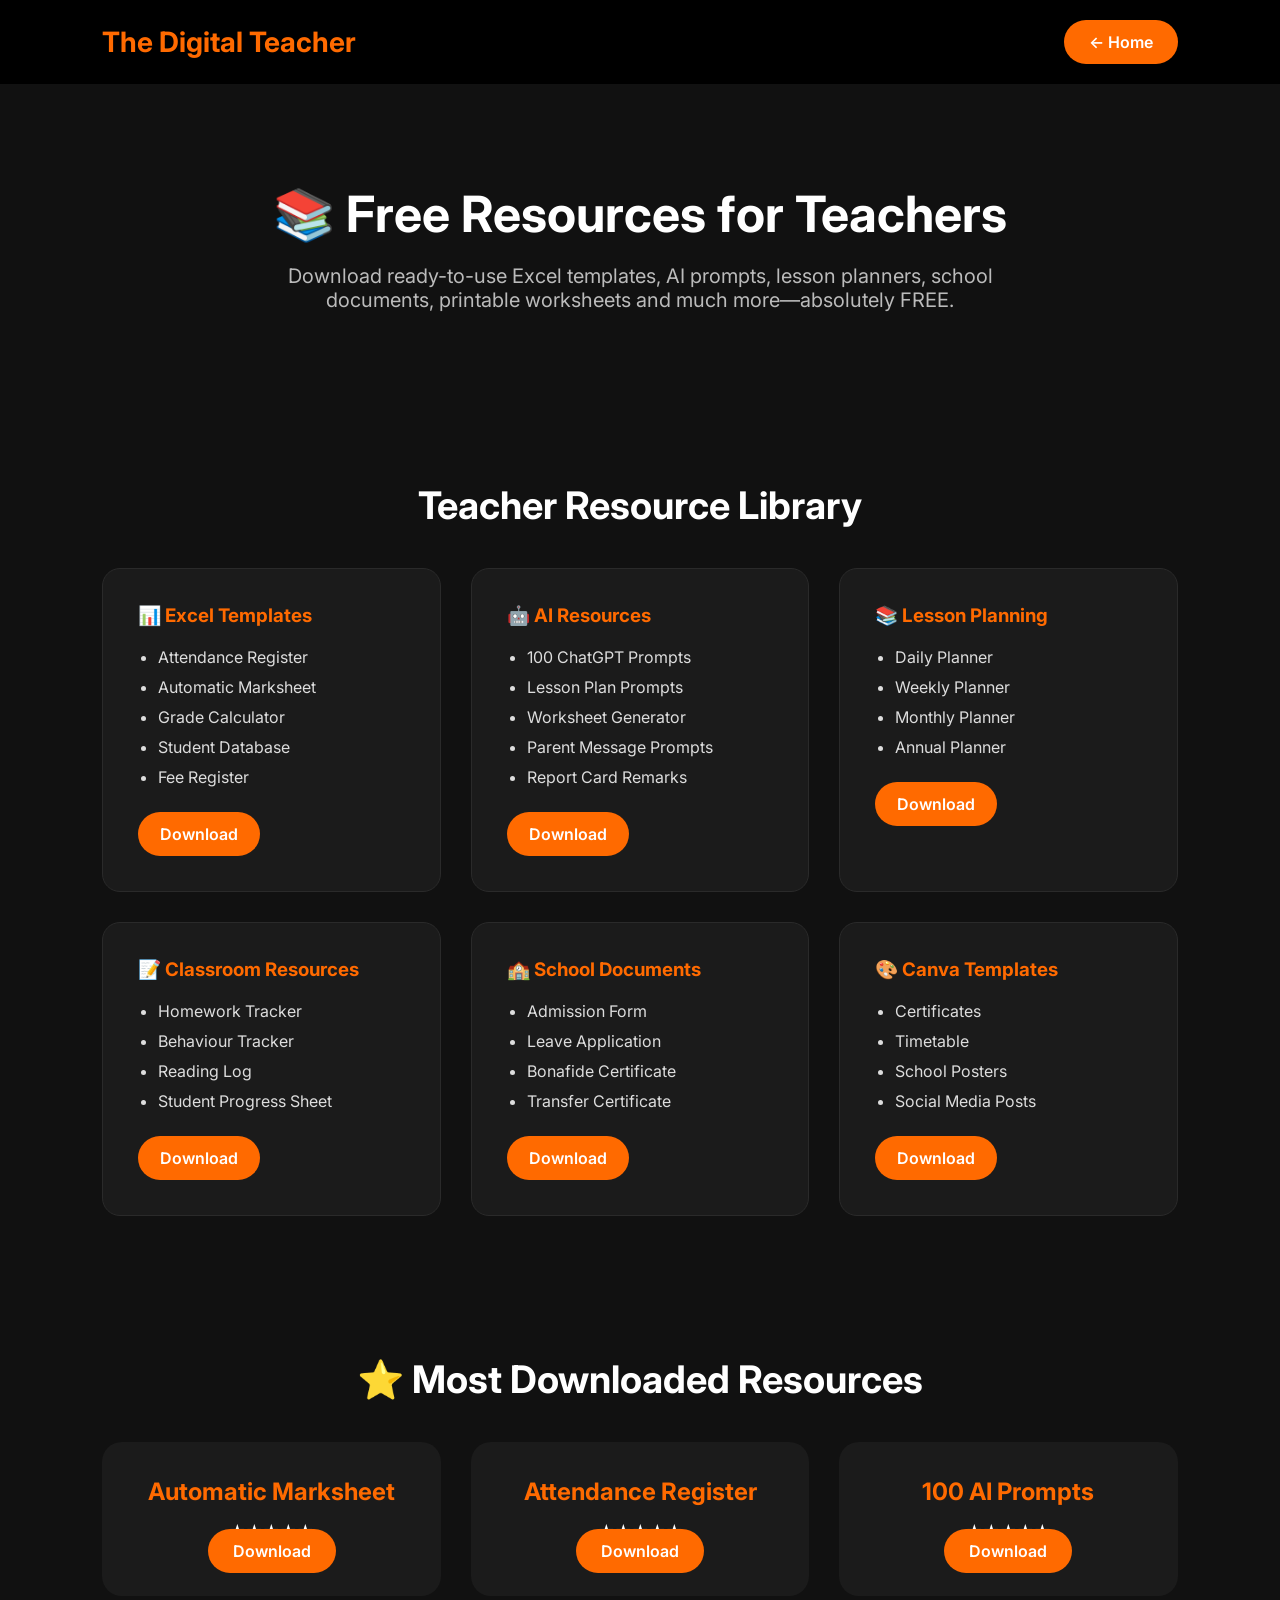
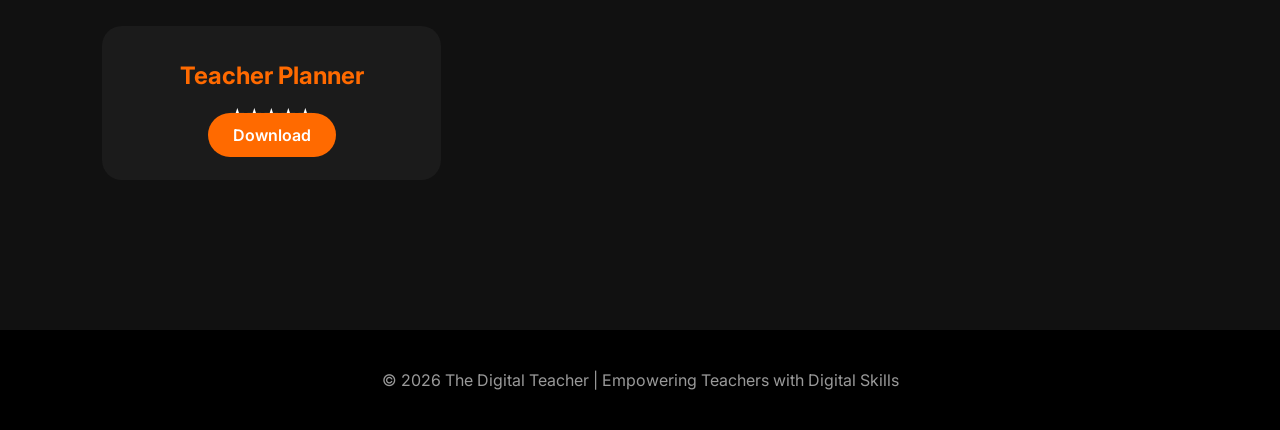
<file: Free Resource.html>
<!DOCTYPE html>
<html lang="en">

<head>

<meta charset="UTF-8">
<meta name="viewport" content="width=device-width, initial-scale=1.0">

<title>Free Resources for Teachers | The Digital Teacher</title>

<link href="https://fonts.googleapis.com/css2?family=Inter:wght@300;400;500;600;700;800&display=swap" rel="stylesheet">

<style>

*{
margin:0;
padding:0;
box-sizing:border-box;
font-family:'Inter',sans-serif;
}

body{
background:#111;
color:#fff;
}

header{

background:#000;
padding:20px 8%;
display:flex;
justify-content:space-between;
align-items:center;
position:sticky;
top:0;
z-index:1000;

}

.logo{

font-size:28px;
font-weight:700;
color:#FF6A00;

}

.back-btn{

padding:12px 25px;
background:#FF6A00;
color:#fff;
text-decoration:none;
border-radius:40px;
font-weight:600;

}

.hero{

padding:100px 8%;
text-align:center;

}

.hero h1{

font-size:50px;
margin-bottom:20px;

}

.hero p{

font-size:20px;
color:#bbb;
max-width:800px;
margin:auto;

}

.section{

padding:70px 8%;

}

.section-title{

font-size:38px;
margin-bottom:40px;
text-align:center;

}

.grid{

display:grid;
grid-template-columns:repeat(auto-fit,minmax(300px,1fr));
gap:30px;

}

.card{

background:#1b1b1b;
padding:35px;
border-radius:18px;
border:1px solid #2a2a2a;
transition:.3s;

}

.card:hover{

transform:translateY(-8px);
border-color:#FF6A00;

}

.card h3{

margin-bottom:20px;
color:#FF6A00;

}

.card ul{

padding-left:20px;

}

.card li{

margin-bottom:10px;
color:#ddd;

}

.download{

margin-top:25px;

}

.download a{

display:inline-block;
padding:12px 22px;
background:#FF6A00;
color:white;
text-decoration:none;
border-radius:30px;
font-weight:600;

}

.popular{

display:grid;
grid-template-columns:repeat(auto-fit,minmax(260px,1fr));
gap:30px;

}

.popular-card{

background:#1b1b1b;
padding:35px;
border-radius:20px;
text-align:center;

}

.popular-card h2{

color:#FF6A00;
margin-bottom:15px;

}

footer{

padding:40px;
text-align:center;
background:#000;
margin-top:80px;
color:#999;

}

</style>

</head>

<body>

<header>

<div class="logo">

The Digital Teacher

</div>

<a href="index.html" class="back-btn">

← Home

</a>

</header>


<section class="hero">

<h1>

📚 Free Resources for Teachers

</h1>

<p>

Download ready-to-use Excel templates, AI prompts, lesson planners, school documents, printable worksheets and much more—absolutely FREE.

</p>

</section>


<section class="section">

<h2 class="section-title">

Teacher Resource Library

</h2>

<div class="grid">

<div class="card">

<h3>📊 Excel Templates</h3>

<ul>

<li>Attendance Register</li>

<li>Automatic Marksheet</li>

<li>Grade Calculator</li>

<li>Student Database</li>

<li>Fee Register</li>

</ul>

<div class="download">

<a href="#">Download</a>

</div>

</div>


<div class="card">

<h3>🤖 AI Resources</h3>

<ul>

<li>100 ChatGPT Prompts</li>

<li>Lesson Plan Prompts</li>

<li>Worksheet Generator</li>

<li>Parent Message Prompts</li>

<li>Report Card Remarks</li>

</ul>

<div class="download">

<a href="#">Download</a>

</div>

</div>


<div class="card">

<h3>📚 Lesson Planning</h3>

<ul>

<li>Daily Planner</li>

<li>Weekly Planner</li>

<li>Monthly Planner</li>

<li>Annual Planner</li>

</ul>

<div class="download">

<a href="#">Download</a>

</div>

</div>


<div class="card">

<h3>📝 Classroom Resources</h3>

<ul>

<li>Homework Tracker</li>

<li>Behaviour Tracker</li>

<li>Reading Log</li>

<li>Student Progress Sheet</li>

</ul>

<div class="download">

<a href="#">Download</a>

</div>

</div>


<div class="card">

<h3>🏫 School Documents</h3>

<ul>

<li>Admission Form</li>

<li>Leave Application</li>

<li>Bonafide Certificate</li>

<li>Transfer Certificate</li>

</ul>

<div class="download">

<a href="#">Download</a>

</div>

</div>


<div class="card">

<h3>🎨 Canva Templates</h3>

<ul>

<li>Certificates</li>

<li>Timetable</li>

<li>School Posters</li>

<li>Social Media Posts</li>

</ul>

<div class="download">

<a href="#">Download</a>

</div>

</div>

</div>

</section>


<section class="section">

<h2 class="section-title">

⭐ Most Downloaded Resources

</h2>

<div class="popular">

<div class="popular-card">

<h2>Automatic Marksheet</h2>

<p>★★★★★</p>

<a class="back-btn" href="#">Download</a>

</div>

<div class="popular-card">

<h2>Attendance Register</h2>

<p>★★★★★</p>

<a class="back-btn" href="#">Download</a>

</div>

<div class="popular-card">

<h2>100 AI Prompts</h2>

<p>★★★★★</p>

<a class="back-btn" href="#">Download</a>

</div>

<div class="popular-card">

<h2>Teacher Planner</h2>

<p>★★★★★</p>

<a class="back-btn" href="#">Download</a>

</div>

</div>

</section>


<footer>

© 2026 The Digital Teacher | Empowering Teachers with Digital Skills

</footer>

</body>

</html>
</file>
